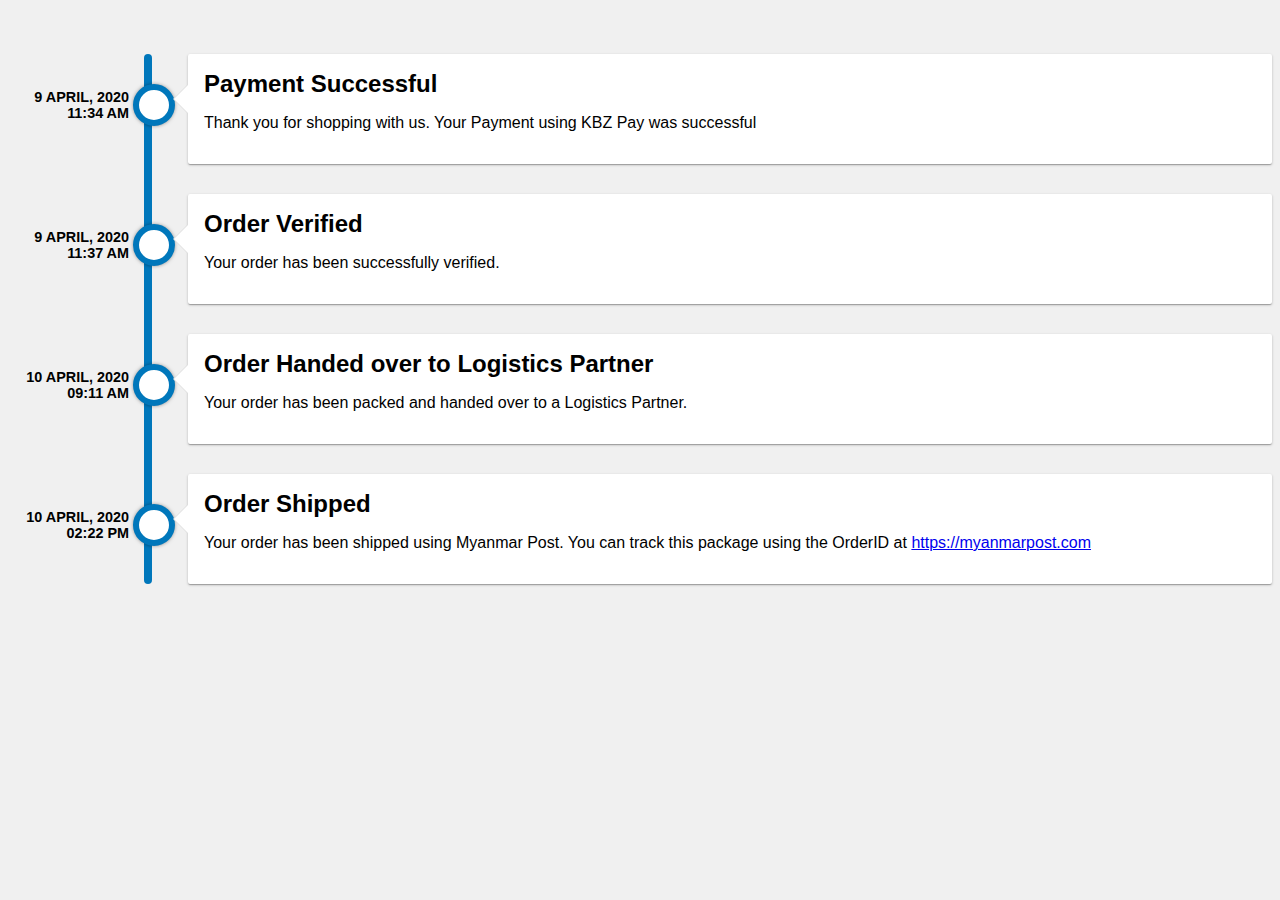
<file: logistic.html>
<!DOCTYPE html>
<html lang="en">
<head>
    <meta charset="UTF-8">
    <meta name="viewport" content="width=device-width, initial-scale=1.0">
    <link rel="stylesheet" href="logistics.css">
    <title>Document</title>
</head>
<body>
    <div class="container">
        <ul class="timeline">
          <li class="event">
            <div class="left-arrow"></div>
            <div class="time">9 April, 2020<br> 11:34 AM <span class="glyphicon glyphicon-time"></span></div>
            <h3>Payment Successful</h3>
            <div class="description"><p>Thank you for shopping with us. Your Payment using KBZ Pay was successful</p></div>
          </li>
          <li class="event">
            <div class="left-arrow"></div>
            <div class="time">9 April, 2020 <br> 11:37 AM <span class="glyphicon glyphicon-time"></span></div>
            <h3>Order Verified</h3>
            <div class="description"><p>Your order has been successfully verified.
      </p></div>
          </li>
           <li class="event">
            <div class="left-arrow"></div>
            <div class="time">10 April, 2020 <br> 09:11 AM <span class="glyphicon glyphicon-time"></span></div>
            <h3>Order Handed over to Logistics Partner</h3>
            <div class="description"><p>Your order has been packed and handed over to a Logistics Partner.
      </p></div>
          </li>
           <li class="event">
            <div class="left-arrow"></div>
            <div class="time">10 April, 2020 <br> 02:22 PM <span class="glyphicon glyphicon-time"></span></div>
            <h3>Order Shipped</h3>
            <div class="description"><p>Your order has been shipped using Myanmar Post. You can track this package using the OrderID at <a href="https://myanmarpost.com/"> https://myanmarpost.com</a>
      </p></div>
          </li>
        </ul>
      </div>
</body>
</html>
</file>
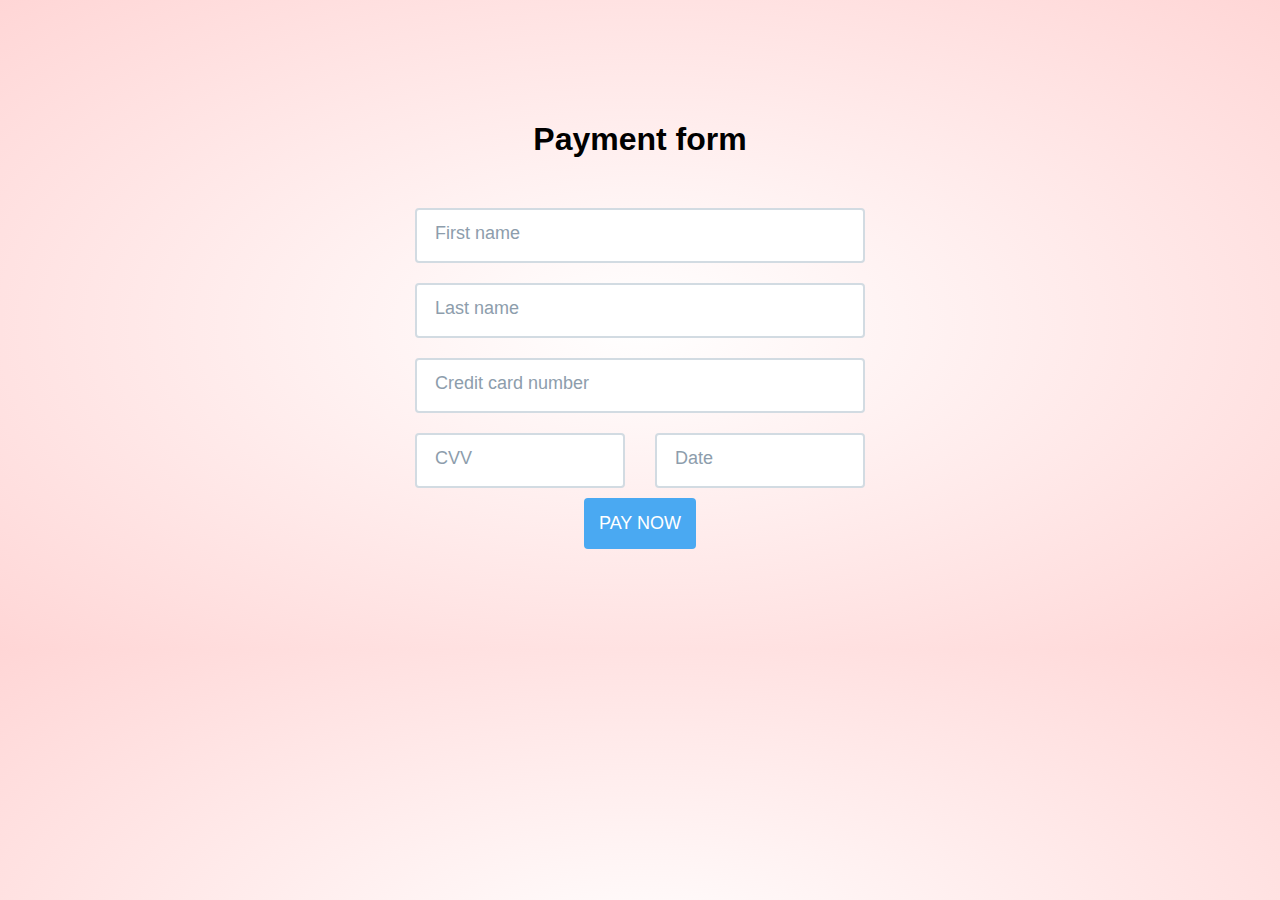
<file: paymentform.html>
<!DOCTYPE html>
<html lang="en">
<head>
    <meta charset="UTF-8">
    <meta name="viewport" content="width=device-width, initial-scale=1.0">
    <title>Document</title>
    <link rel="stylesheet" href="payment.css">
</head>
<body>
    <div class="container">
  
        <h1>Payment form</h1>
        
        <span class="fieldRow">
          <input id="name" type="text" placeholder="" />
          <label for="name" id="first-name-label">First name</label>
          <i for="name" class="fa fa-user"></i>
        </span>
        
        <span class="fieldRow">
          <input id="surname" type="text" placeholder="" />
          <label for="surname" id="last-name-label">Last name</label>
          <i for="surname" class="fa fa-user"></i>
        </span>
        
        <div class="blank_space">
          <span class="fieldRow credit_card">
            <input id="cc" class="credit_card_number" type="text" placeholder="" />
            <label for="cc" id="credit-card-label">Credit card number</label>
            <i for="cc" class="fa fa-credit-card"></i>
          </span> 
        </div>
      
        <span class="fieldRow col2">
          <input id="cvv" type="text" placeholder="XXX" />
          <label for="cvv" id="cvv-label">CVV</label>
          <i for="cvv" class="fa fa-lock"></i> 
         </span>
       
         <span class="fieldRow col2 last">
          <input id="date" type="text" placeholder="mm/yy" />
          <label for="date" id="date-label">Date</label>
          <i for="date" class="fa  fa-calendar"></i>
         </span>
        
         <a href="logistic.html" id="pay-now">PAY NOW</a>
      
      </div>
      
      <div class="overlay"></div>
          
<script src="payment.js"></script>
<script>
    document.getElementById('name').addEventListener('input', function() {
        var label = document.getElementById('first-name-label');
        label.style.display = 'none';
    });

    document.getElementById('surname').addEventListener('input', function() {
        var label = document.getElementById('last-name-label');
        label.style.display = 'none';
    });

    document.getElementById('cc').addEventListener('input', function() {
        var label = document.getElementById('credit-card-label');
        label.style.display = 'none';
    });

    document.getElementById('cvv').addEventListener('input', function() {
        var label = document.getElementById('cvv-label');
        label.style.display = 'none';
    });

    document.getElementById('date').addEventListener('input', function() {
        var label = document.getElementById('date-label');
        label.style.display = 'none';
    });
</script>

</body>
</html>
</file>
<file: logistics.css>
body {
    background: #f0f0f0;
    font-family: sans-serif;
    padding-top: 30px;
}
ul.timeline {
    position: relative;
    list-style-type: none;
    padding-left: 180px;
}
ul.timeline:before {
    position: absolute;
    display: block;
    left: 136px;
    width: 8px;
    height: 100%;
    border-radius: 4px;
    background-color: #07b;
    content: ' ';
}
ul.timeline .event {
    position: relative;
    padding: 16px;
    background: white;
    border-radius: 2px;
    box-shadow: 0 1px 3px 0 rgba(0, 0, 0, .2), 0 1px 1px 0 rgba(0, 0, 0, .14), 0 2px 1px -1px rgba(0, 0, 0, .12);
    padding: 16px;
    margin-bottom: 30px;
}
ul.timeline .event:before {
    display: block;
    position: absolute;
    top: 30px;
    left: -55px;
    width: 30px;
    height: 30px;
    border: 6px solid #07b;
    border-radius: 50%;
    background-color: white;
    box-shadow: 0 0 4px -1px rgba(0, 0, 0, 0.6);
    content: ' ';
}
ul.timeline h3 {
    font-size: 1.5em;
    margin-top: 0;
    margin-bottom: 10px;
}
ul.timeline .time {
    position: absolute;
    display: block;
    width: 120px;
    top: 35px;
    left: -179px;
    font-size: 0.9em;
    text-align: right;
    font-weight: 600;
    text-transform: uppercase;
}
ul.timeline .time > .glyphicon-time {
    top: 2px;
}
ul.timeline .left-arrow:before {
    position: absolute;
    top: 30px;
    left: -15px;
    display: inline-block;
    border-top: 15px solid transparent;
    border-right: 15px solid #ddd;
    border-left: 0 solid #ddd;
    border-bottom: 15px solid transparent;
    content: ' ';
}
ul.timeline .left-arrow:after {
    position: absolute;
    top: 30px;
    left: -14px;
    display: inline-block;
    border-top: 15px solid transparent;
    border-right: 15px solid #fff;
    border-left: 0 solid #fff;
    border-bottom: 15px solid transparent;
    content: ' ';
}
</file>
<file: payment.css>
/* Global styles */
body {
    background: radial-gradient(#fff, #ffd6d6);
}

.container {
    width: 450px;
    margin: 50px auto;
    min-height: 200px;
    padding: 50px;
    text-align: center;
    position: relative;
}

.container h1 {
    font-family: 'Quicksand', sans-serif;
    margin-bottom: 40px;
}

.container p {
    font-family: 'Quicksand', sans-serif;
    color: #888;
    margin-top: 50px;
}

.container .blank_space {
    height: 75px;
    display: block;
}

.container .fieldRow {
    position: relative;
    display: inline-block;
    width: 450px;
    margin: 10px 0;
}

.container .fieldRow.col2 {
    width: 210px;
    float: left;
}

.container .fieldRow.last {
    float: right;
}

.container .fieldRow.focus input {
    outline: none;
    border-color: #4aa9f2;
    box-shadow: 0px 0px 2px 3px #edf2f6;
    background-color: #FFF;
}

.container .fieldRow.active input {
    outline: none;
    border-color: #d2dbe2;
    box-shadow: none;
    background-color: #ecf1f5;
}

.container .fieldRow.credit_card {
    transition: all 0.35s ease;
}

.container .fieldRow.credit_card.zoomOn {
    transform: scale(2);
    z-index: 999;
}

.container .fieldRow.credit_card.zoomOn .zoomBtn {
    display: none;
}

.container .fieldRow.credit_card.zoomOn .closeBtn {
    display: block;
}

.container input {
    display: inline-block;
    padding: 8px 50px;
    border-radius: 4px;
    border: solid 2px #d2dbe2;
    height: 55px;
    box-sizing: border-box;
    width: 100%;
    font-family: 'Quicksand', sans-serif;
    font-size: 18px;
    transition: all .3s ease-in-out;
    color: #000;
}

.container input.credit_card_number {
    padding-right: 100px;
}

.container input + label {
    position: absolute;
    display: inline-block;
    top: 15px;
    left: 20px;
    color: #8d9dac;
    font-family: 'Quicksand', sans-serif;
    font-size: 18px;
    opacity: 1;
    transition: all 0.6s ease;
}

.container input::-webkit-input-placeholder {
    color: #FFF;
}

.container input::-moz-input-placeholder {
    color: #FFF;
}

.container input::-ms-input-placeholder {
    color: #FFF;
}

.container i {
    position: absolute;
    left: 20px;
    top: 17px;
    opacity: 0;
    color: #8d9dac;
    font-size: 21px;
}

.container #iconCC {
    position: initial;
    left: 0;
    opacity: 1;
    color: #999;
    width: 30px;
    display: inline-block;
}

.container .closeBtn {
    position: absolute;
    top: 11px;
    right: 10px;
    padding: 8px 10px;
    background-color: #d2dbe2;
    color: #888;
    border-radius: 4px;
    font-size: 14px;
    transition: all 0.7s ease;
    display: none;
}

.container .zoomBtn {
    position: absolute;
    top: 11px;
    right: 10px;
    padding: 8px 10px;
    background-color: #d2dbe2;
    color: #888;
    border-radius: 4px;
    font-size: 14px;
    transition: all 0.7s ease;
}

.container .iconCheck {
    position: absolute;
    right: 20px;
    left: auto;
    top: 17px;
    opacity: 1;
    display: none;
}

.overlay {
    position: fixed;
    background: #FFF;
    width: 100%;
    height: 100%;
    top: 0;
    left: 0;
    bottom: 0;
    margin: auto;
    z-index: 998;
    opacity: 0.6;
    display: none;
}

.overlay.open {
    display: block;
}

.container #pay-now {
    display: inline-block;
    padding: 15px;
    border-radius: 4px;
    background-color: #4aa9f2;
    color: #fff;
    text-decoration: none;
    font-family: 'Quicksand', sans-serif;
    font-size: 18px;
    transition: background-color 0.3s ease;
}

.container #pay-now:hover {
    background-color: #87d37c;
}
</file>
